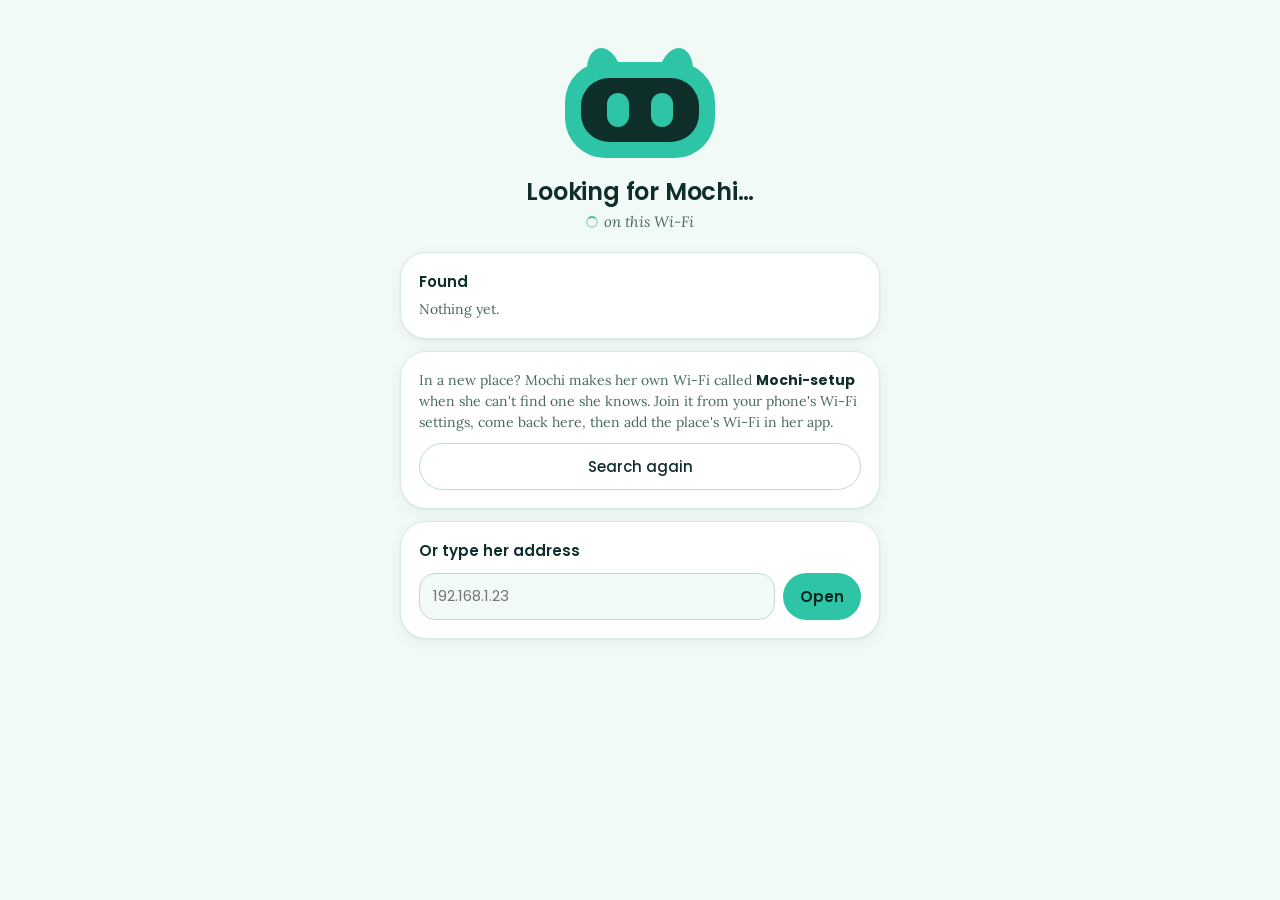
<file: android/assets/finder.html>
<!doctype html>
<html lang="en">
<head>
<meta charset="utf-8">
<meta name="viewport" content="width=device-width, initial-scale=1, viewport-fit=cover">
<title>Mochi</title>
<link rel="stylesheet" href="https://fonts.googleapis.com/css2?family=Lora:ital,wght@0,400;1,400&family=Poppins:wght@400;500;600&display=swap">
<style>
  :root { --ink:#0e2e2a; --paper:#f2faf7; --mid:#9bbab2; --clay:#2ec4a6; --sun:#ffd166; --bg:var(--paper); --surface:#fff; --sunk:#e3f4ee;
    --line:#d5ebe4; --line2:#bcdcd2; --text:var(--ink); --muted:#4a6862;
    --ui:"Poppins", Arial, system-ui, sans-serif; --read:"Lora", Georgia, serif; color-scheme:light; }
  @media (prefers-color-scheme: dark) { :root { --bg:#0b1f1c; --surface:#122a26; --sunk:#1a3531; --line:#1f3b36; --line2:#2c4d47;
    --text:#e6f5f0; --muted:#9bbab2; color-scheme:dark; } }
  * { box-sizing:border-box; -webkit-tap-highlight-color:transparent; }
  body { margin:0; min-height:100vh; color:var(--text); background:var(--bg); font:15px/1.5 var(--ui); padding:28px 16px; }
  .wrap { max-width:480px; margin:auto; text-align:center; }
  .face { position:relative; width:150px; height:96px; margin:34px auto 20px; animation:breathe 4.5s ease-in-out infinite; border-radius:40px; background:var(--clay); display:grid; place-items:center; }
  .screen { width:118px; height:64px; border-radius:28px; background:var(--ink); display:flex; gap:22px; justify-content:center; align-items:center; }
  .eye { width:22px; height:34px; border-radius:12px; background:var(--clay); animation:blink 4s infinite; }
  .ear { position:absolute; top:-14px; width:34px; height:30px; background:var(--clay); border-radius:50% 50% 0 0 / 90% 90% 0 0; }
  .ear.l { left:20px; transform:rotate(-12deg); } .ear.r { right:20px; transform:rotate(12deg); }
  @keyframes breathe { 50% { transform:scale(1.015,.99); } }
  @media (prefers-reduced-motion: reduce) { * { animation:none !important; } }
  @keyframes blink { 0%,92%,100% { transform:scaleY(1); } 95% { transform:scaleY(.1); } }
  h1 { margin:0 0 4px; font:600 24px/1.2 var(--ui); letter-spacing:-.2px; }
  p { color:var(--muted); margin:4px 0 20px; font:italic 15px/1.4 var(--read); }
  .card { text-align:left; background:var(--surface); border:1px solid var(--line); border-radius:26px; padding:18px; margin-bottom:12px;
    box-shadow:0 1px 2px rgba(14,46,42,.06), 0 4px 16px rgba(14,46,42,.05); }
  .label { font-weight:600; font-size:15px; }
  .bot { display:flex; align-items:center; gap:10px; padding:12px 12px 12px 16px; border-radius:18px; background:var(--sunk); margin-top:8px; }
  .bot b { flex:1; font-weight:600; } .bot small { color:var(--muted); display:block; font-weight:400; }
  button { border:1px solid transparent; border-radius:99px; transition:transform .35s cubic-bezier(.34,1.56,.64,1); padding:11px 16px; font:600 15px var(--ui); color:#04241d; background:var(--clay); }
  button.ghost { background:transparent; color:var(--text); border-color:var(--line2); font-weight:500; }
  button:active { transform:scale(.93); transition-duration:.08s; }
  input { width:100%; background:var(--bg); border:1px solid var(--line2); border-radius:16px; padding:11px 13px; color:var(--text); font:inherit; outline:none; }
  input:focus { border-color:var(--clay); }
  .row { display:flex; gap:8px; margin-top:10px; }
  .hint { color:var(--muted); font:14px/1.5 var(--read); } .hint b { font-family:var(--ui); color:var(--text); }
  .spin { display:inline-block; width:12px; height:12px; border-radius:50%; border:2px solid var(--line2); border-top-color:var(--clay); animation:r .9s linear infinite; vertical-align:-1px; margin-right:6px; }
  @keyframes r { to { transform:rotate(360deg); } }
</style>
</head>
<body>
<div class="wrap">
  <div class="face"><i class="ear l"></i><i class="ear r"></i><div class="screen"><div class="eye"></div><div class="eye"></div></div></div>
  <h1 id="title">Looking for Mochi…</h1>
  <p id="sub"><span class="spin"></span>on this Wi-Fi</p>
  <div class="card"><div class="label">Found</div><div id="found"><div class="hint" style="margin-top:6px">Nothing yet.</div></div></div>
  <div class="card">
    <div class="hint">In a new place? Mochi makes her own Wi-Fi called <b>Mochi-setup</b> when she can't find one she knows.
      Join it from your phone's Wi-Fi settings, come back here, then add the place's Wi-Fi in her app.</div>
    <div class="row"><button class="ghost" onclick="search()" style="flex:1">Search again</button></div>
  </div>
  <div class="card">
    <div class="label">Or type her address</div>
    <div class="row"><input id="addr" placeholder="192.168.1.23" inputmode="url"><button onclick="manual()">Open</button></div>
  </div>
</div>
<script>
const A = window.MochiApp;
const seen = new Set();
const lost = location.search.includes("lost"), again = location.search.includes("again");
if (lost) { document.getElementById("title").textContent = "Lost Mochi"; }

async function probe(url, auto) {
  url = url.replace(/\/+$/, "");
  if (!url || seen.has(url)) return;
  seen.add(url);
  try {
    const ctl = new AbortController(); setTimeout(() => ctl.abort(), 2500);
    const s = await (await fetch(url + "/api/status", { signal: ctl.signal })).json();
    add(s.name || "Mochi", url, s);
    if (auto && !again) open(url);
  } catch (e) { seen.delete(url); }
}
function add(name, url, s) {
  const f = document.getElementById("found");
  if (f.querySelector(".hint")) f.innerHTML = "";
  const d = document.createElement("div"); d.className = "bot";
  const where = s && s.places && s.places.here ? " · in the " + s.places.here : "";
  d.innerHTML = `<b></b><button>Open</button>`;
  d.querySelector("b").textContent = name; const sm = document.createElement("small"); sm.textContent = url.replace("http://", "") + where;
  d.querySelector("b").appendChild(sm);
  d.querySelector("button").onclick = () => open(url);
  f.appendChild(d);
  document.getElementById("title").textContent = "Found " + name + "!";
  document.getElementById("sub").textContent = "Tap Open to connect";
}
function open(url) { if (A) A.open(url); else location.href = url; }
function manual() {
  let v = document.getElementById("addr").value.trim(); if (!v) return;
  if (!/^https?:\/\//.test(v)) v = "http://" + v; if (!/:\d+$/.test(v)) v += ":8080";
  seen.delete(v); probe(v, true);
}
window.onRobot = (name, url) => probe(url, false);
function search() {
  seen.clear();
  const last = A ? A.last() : "";
  if (last) probe(last, !lost);                                  // the one used last time opens by itself
  const gw = A ? A.gateway() : "";
  if (gw) probe("http://" + gw + ":8080", true);                // her own hotspot: she is the gateway
  probe("http://10.42.0.1:8080", true);
  probe("http://mochi.local:8080", false);
  if (A) A.discover();                                            // mDNS: _mochi._tcp
}
search();
setInterval(() => { if (!document.querySelector(".bot")) search(); }, 8000);
</script>
</body>
</html>
</file>
